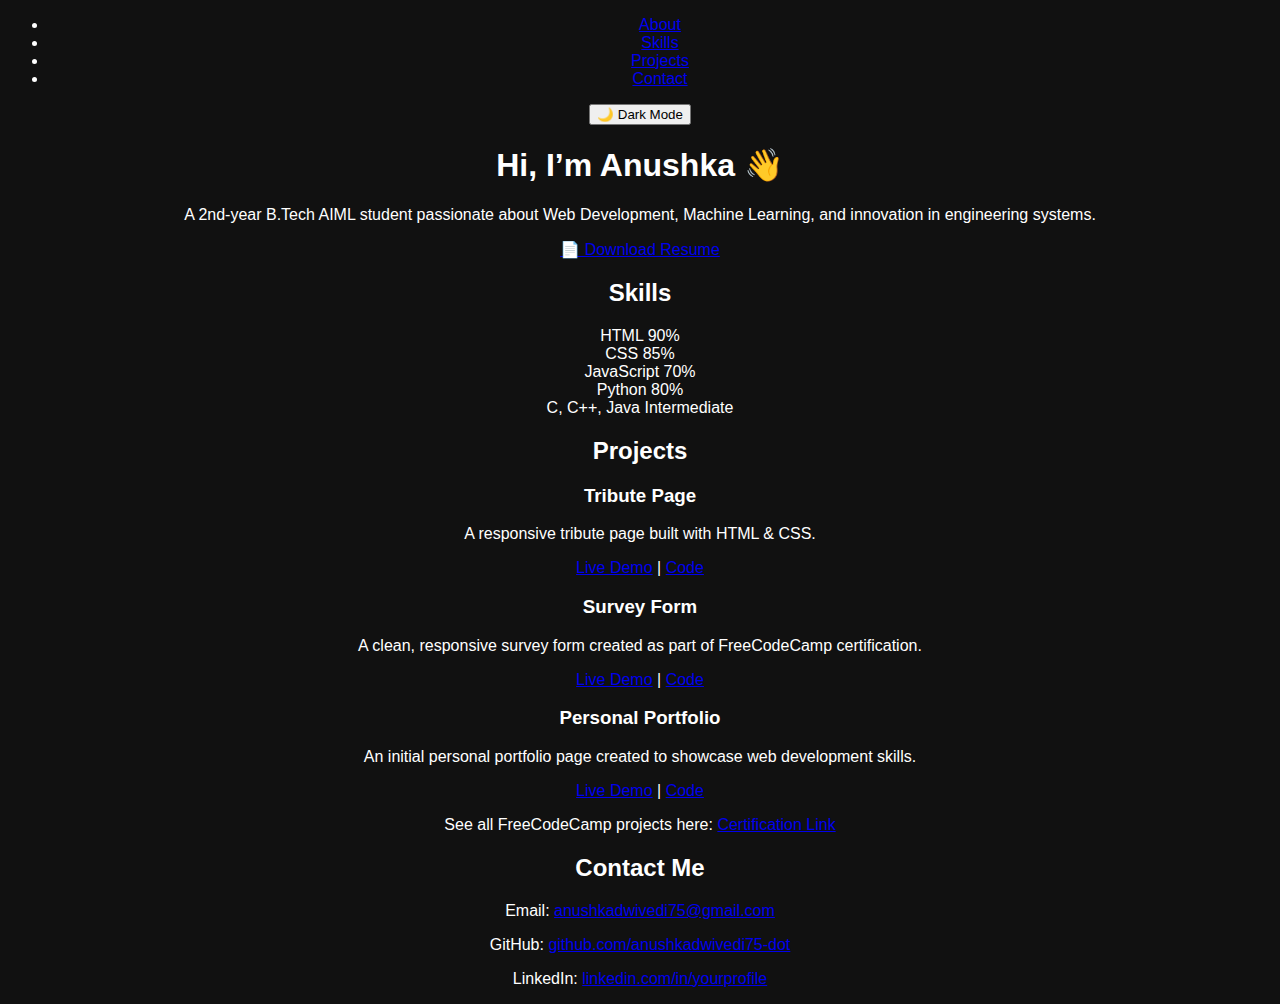
<file: index.html>
<!DOCTYPE html>
<html lang="en">
<head>
  <meta charset="UTF-8">
  <meta name="viewport" content="width=device-width, initial-scale=1.0">
  <title>Anushka Dwivedi | Portfolio</title>
  <link rel="stylesheet" href="style.css">
</head>
<body>
  <!-- Navigation -->
  <nav>
    <ul>
      <li><a href="#about">About</a></li>
      <li><a href="#skills">Skills</a></li>
      <li><a href="#projects">Projects</a></li>
      <li><a href="#contact">Contact</a></li>
    </ul>
    <button id="mode-toggle">🌙 Dark Mode</button>
  </nav>

  <!-- About Section -->
  <section id="about">
    <h1>Hi, I’m Anushka 👋</h1>
    <p>A 2nd-year B.Tech AIML student passionate about Web Development, Machine Learning, and innovation in engineering systems.</p>
    <a href="assets/resume.pdf" download>📄 Download Resume</a>
  </section>

  <!-- Skills Section -->
  <section id="skills">
    <h2>Skills</h2>
    <div class="skill">HTML <span>90%</span></div>
    <div class="skill">CSS <span>85%</span></div>
    <div class="skill">JavaScript <span>70%</span></div>
    <div class="skill">Python <span>80%</span></div>
    <div class="skill">C, C++, Java <span>Intermediate</span></div>
  </section>

  <!-- Projects Section -->
  <section id="projects">
    <h2>Projects</h2>
    <div class="project">
      <h3>Tribute Page</h3>
      <p>A responsive tribute page built with HTML & CSS.</p>
      <a href="https://anushka75.github.io/tribute-page/">Live Demo</a> |
      <a href="https://github.com/anushkadwivedi75-dot/tribute-page">Code</a>
    </div>

    <div class="project">
      <h3>Survey Form</h3>
      <p>A clean, responsive survey form created as part of FreeCodeCamp certification.</p>
      <a href="https://anushka75.github.io/survey-form/">Live Demo</a> |
      <a href="https://github.com/anushkadwivedi75-dot/survey-form">Code</a>
    </div>

    <div class="project">
      <h3>Personal Portfolio</h3>
      <p>An initial personal portfolio page created to showcase web development skills.</p>
      <a href="https://anushka75.github.io/portfolio/">Live Demo</a> |
      <a href="https://github.com/anushkadwivedi75-dot/portfolio">Code</a>
    </div>

    <p>See all FreeCodeCamp projects here: <a href="https://www.freecodecamp.org/certification/anushka75/responsive-web-design">Certification Link</a></p>
  </section>

  <!-- Contact Section -->
  <section id="contact">
    <h2>Contact Me</h2>
    <p>Email: <a href="mailto:anushkadwivedi75@gmail.com">anushkadwivedi75@gmail.com</a></p>
    <p>GitHub: <a href="https://github.com/anushkadwivedi75-dot">github.com/anushkadwivedi75-dot</a></p>
    <p>LinkedIn: <a href="https://linkedin.com/in/yourprofile">linkedin.com/in/yourprofile</a></p>
  </section>

  <script src="script.js"></script>
</body>
</html>
</file>
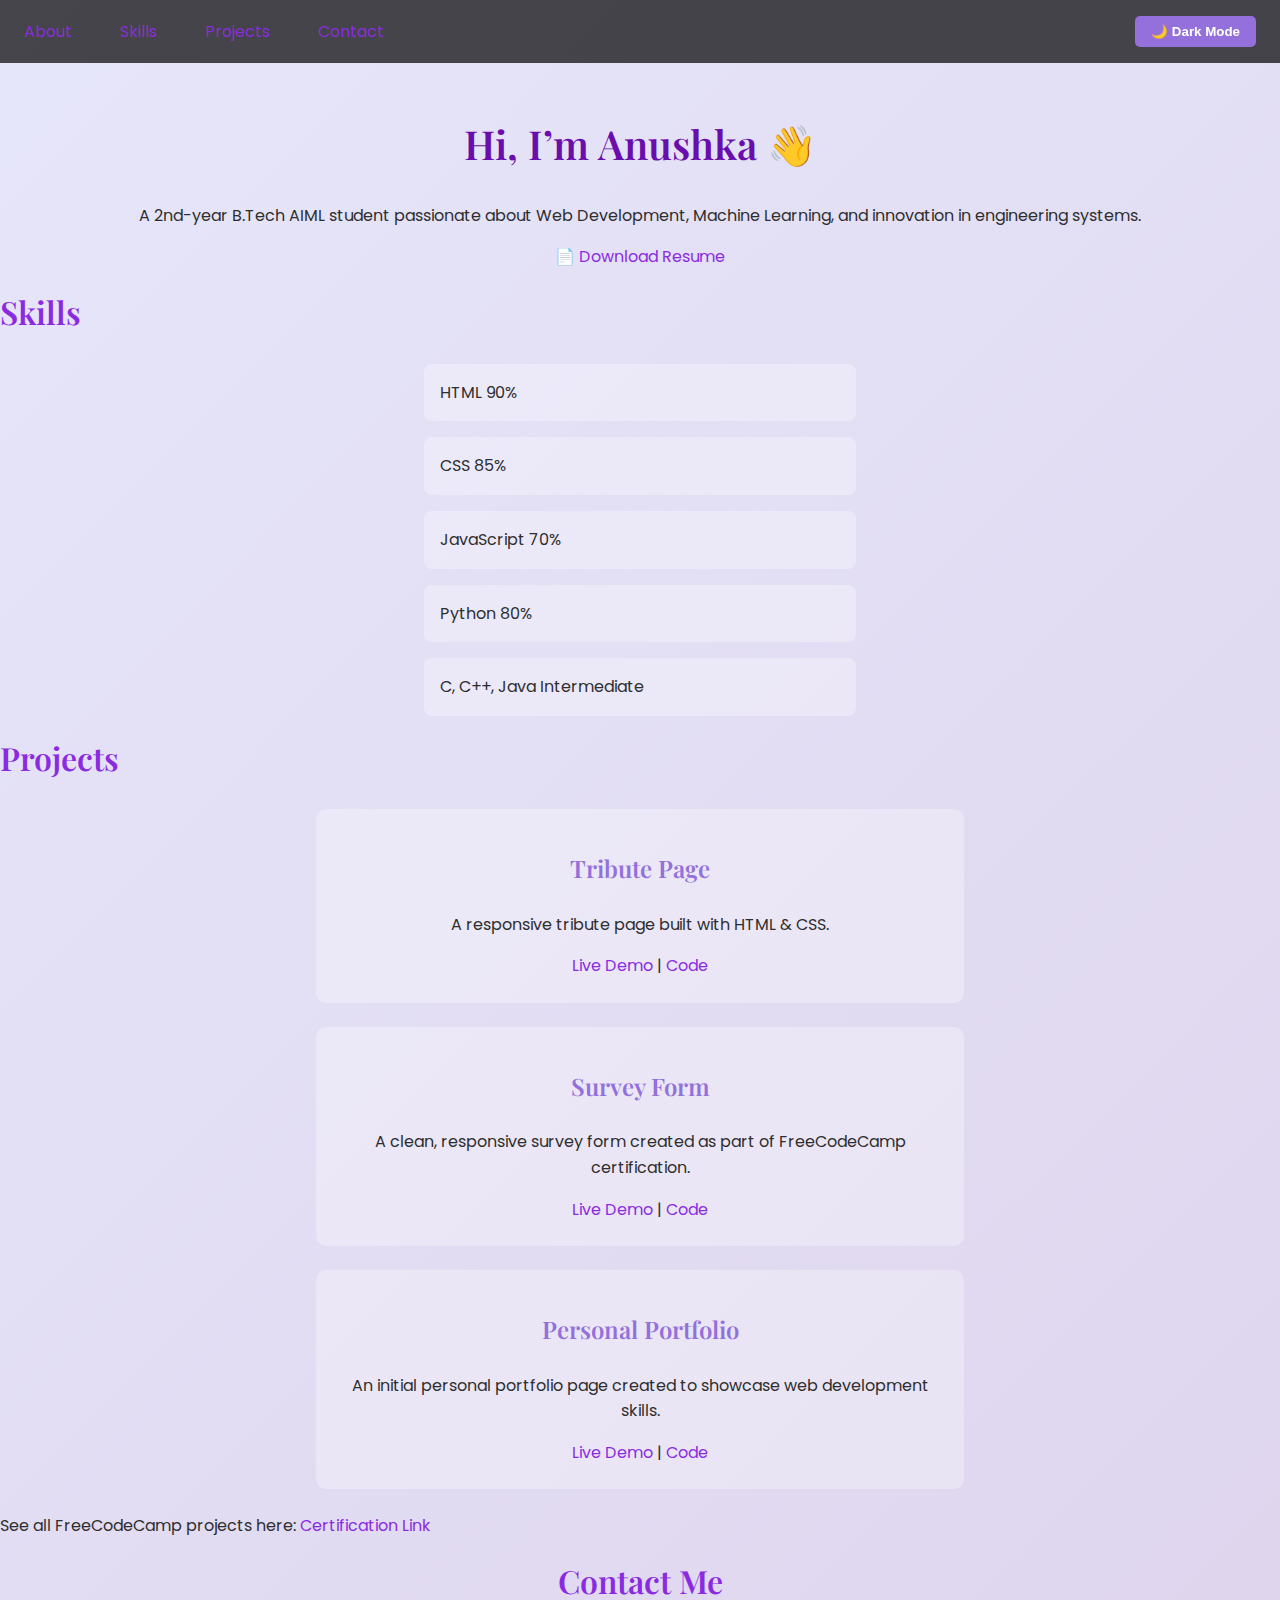
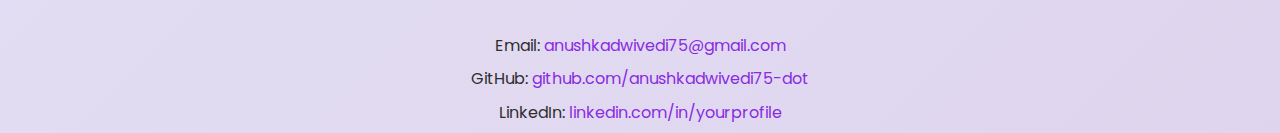
<file: portfolio/index.html>
<!DOCTYPE html>
<html lang="en">
<head>
  <meta charset="UTF-8">
  <meta name="viewport" content="width=device-width, initial-scale=1.0">
  <title>Anushka Dwivedi | Portfolio</title>
<link rel="stylesheet" href="style-lavender.css">
</head>
<body>
  <!-- Navigation -->
  <nav>
    <ul>
      <li><a href="#about">About</a></li>
      <li><a href="#skills">Skills</a></li>
      <li><a href="#projects">Projects</a></li>
      <li><a href="#contact">Contact</a></li>
    </ul>
    <button id="mode-toggle">🌙 Dark Mode</button>
  </nav>

  <!-- About Section -->
  <section id="about">
    <h1>Hi, I’m Anushka 👋</h1>
    <p>A 2nd-year B.Tech AIML student passionate about Web Development, Machine Learning, and innovation in engineering systems.</p>
    <a href="assets/resume.pdf" download>📄 Download Resume</a>
  </section>

  <!-- Skills Section -->
  <section id="skills">
    <h2>Skills</h2>
    <div class="skill">HTML <span>90%</span></div>
    <div class="skill">CSS <span>85%</span></div>
    <div class="skill">JavaScript <span>70%</span></div>
    <div class="skill">Python <span>80%</span></div>
    <div class="skill">C, C++, Java <span>Intermediate</span></div>
  </section>

  <!-- Projects Section -->
  <section id="projects">
    <h2>Projects</h2>
    <div class="project">
      <h3>Tribute Page</h3>
      <p>A responsive tribute page built with HTML & CSS.</p>
      <a href="https://anushka75.github.io/tribute-page/">Live Demo</a> |
      <a href="https://github.com/anushkadwivedi75-dot/tribute-page">Code</a>
    </div>

    <div class="project">
      <h3>Survey Form</h3>
      <p>A clean, responsive survey form created as part of FreeCodeCamp certification.</p>
      <a href="file:///C:/projects/survey%20form/index.html">Live Demo</a> |
      <a href="https://github.com/anushkadwivedi75-dot/survey-form">Code</a>
    </div>

    <div class="project">
      <h3>Personal Portfolio</h3>
      <p>An initial personal portfolio page created to showcase web development skills.</p>
      <a href="https://anushka75.github.io/portfolio/">Live Demo</a> |
      <a href="https://github.com/anushkadwivedi75-dot/portfolio">Code</a>
    </div>

    <p>See all FreeCodeCamp projects here: <a href="https://www.freecodecamp.org/certification/anushka75/responsive-web-design">Certification Link</a></p>
  </section>

  <!-- Contact Section -->
  <section id="contact">
    <h2>Contact Me</h2>
    <p>Email: <a href="mailto:anushkadwivedi75@gmail.com">anushkadwivedi75@gmail.com</a></p>
    <p>GitHub: <a href="https://github.com/anushkadwivedi75-dot">github.com/anushkadwivedi75-dot</a></p>
    <p>LinkedIn: <a href="https://www.linkedin.com/in/anushkadwivedi75">linkedin.com/in/yourprofile</a></p>
  </section>

  <script src="script-lavender.js" defer></script>
</body>
</html>
</file>
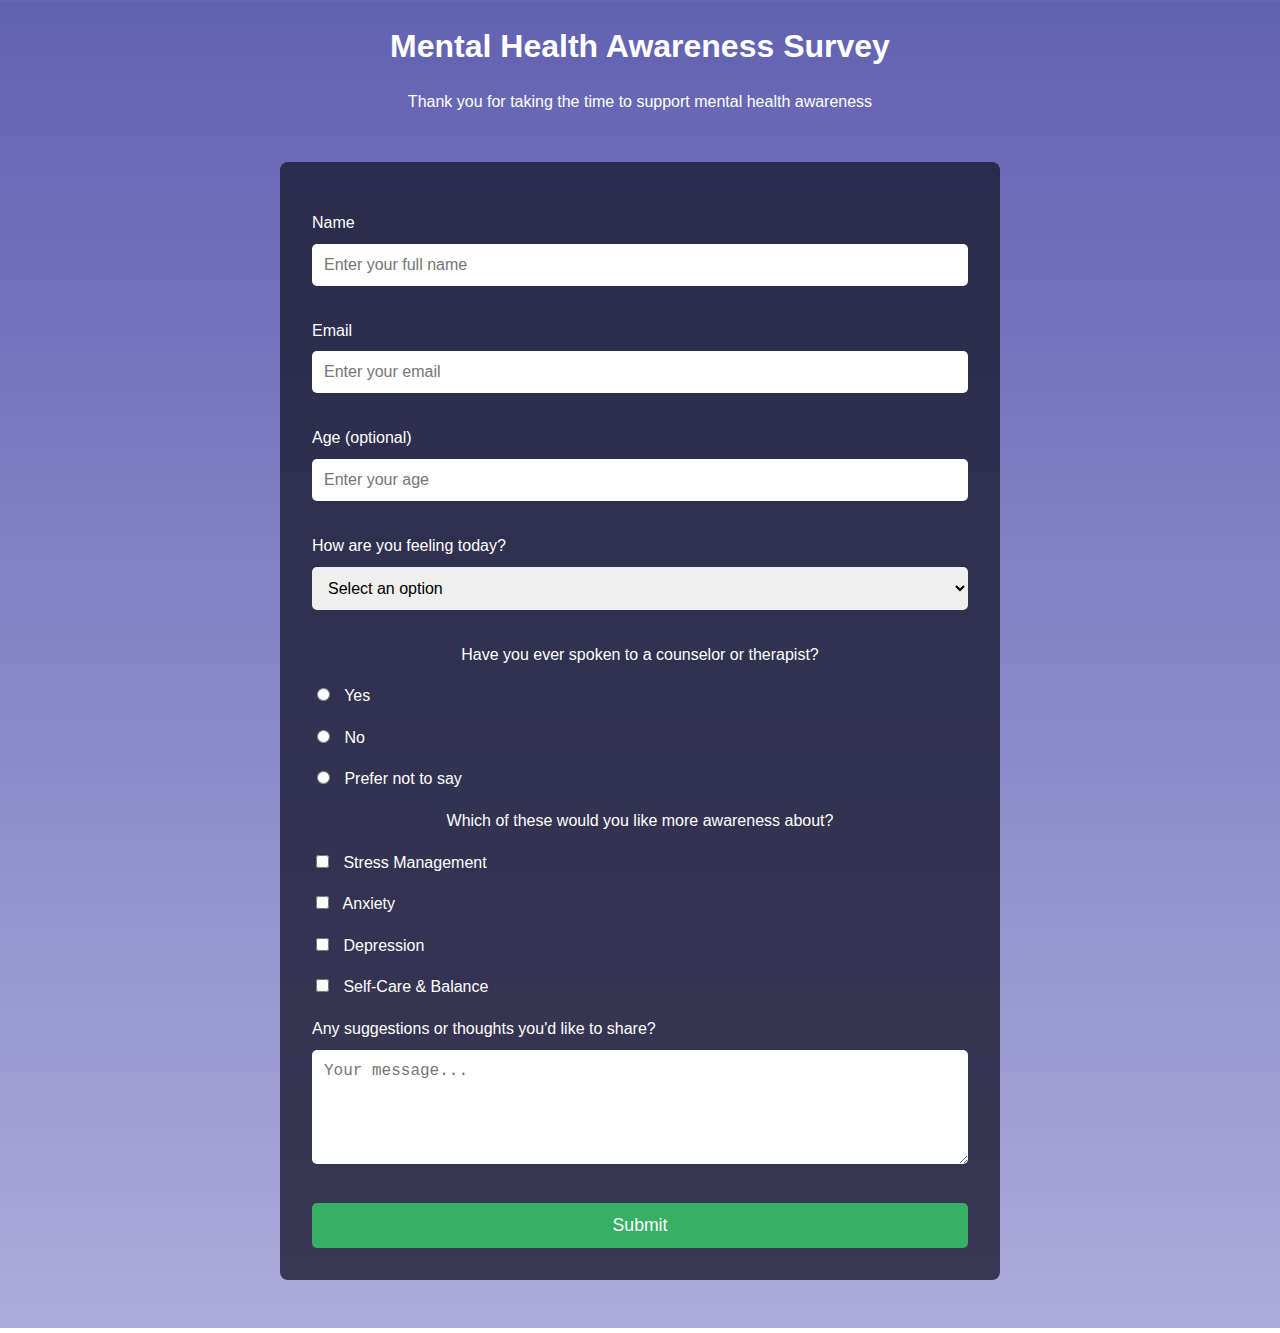
<file: survey form/index.html>
<!DOCTYPE html>
<html lang="en">
<head>
  <meta charset="UTF-8" />
  <meta name="viewport" content="width=device-width, initial-scale=1.0"/>
  <title>Mental Health Awareness Survey</title>
  <link rel="stylesheet" href="styles.css" />
</head>
<body>
  <main>
    <h1 id="title">Mental Health Awareness Survey</h1>
    <p id="description">Thank you for taking the time to support mental health awareness</p>

    <form id="survey-form">
      <label for="name" id="name-label">Name</label>
      <input type="text" id="name" name="name" required placeholder="Enter your full name"/>
      <label for="email" id="email-label">Email</label>
      <input type="email" id="email" name="email" required placeholder="Enter your email"/>
      <label for="number" id="number-label">Age <span>(optional)</span></label>
      <input type="number" id="number" name="age" min="12" max="120" placeholder="Enter your age"/>
      <label for="mood">How are you feeling today?</label>
      <select id="dropdown" name="mood" required>
        <option value="">Select an option</option>
        <option value="happy">Happy 😊</option>
        <option value="neutral">Neutral 😐</option>
        <option value="sad">Sad 😢</option>
        <option value="anxious">Anxious 😰</option>
        <option value="overwhelmed">Overwhelmed 😩</option>
      </select>
      <p>Have you ever spoken to a counselor or therapist?</p>
      <label><input type="radio" name="therapy" value="yes" required /> Yes</label>
      <label><input type="radio" name="therapy" value="no" /> No</label>
      <label><input type="radio" name="therapy" value="prefer-not" /> Prefer not to say</label>
      <p>Which of these would you like more awareness about?</p>
      <label><input type="checkbox" name="topics" value="stress" /> Stress Management</label>
      <label><input type="checkbox" name="topics" value="anxiety" /> Anxiety</label>
      <label><input type="checkbox" name="topics" value="depression" /> Depression</label>
      <label><input type="checkbox" name="topics" value="self-care" /> Self-Care & Balance</label>
      <label for="suggestions">Any suggestions or thoughts you'd like to share?</label>
      <textarea id="suggestions" name="suggestions" rows="5" placeholder="Your message..."></textarea>

      <!-- Submit Button -->
      <button type="submit" id="submit">Submit</button>
    </form>
  </main>
</body>
</html>
</file>
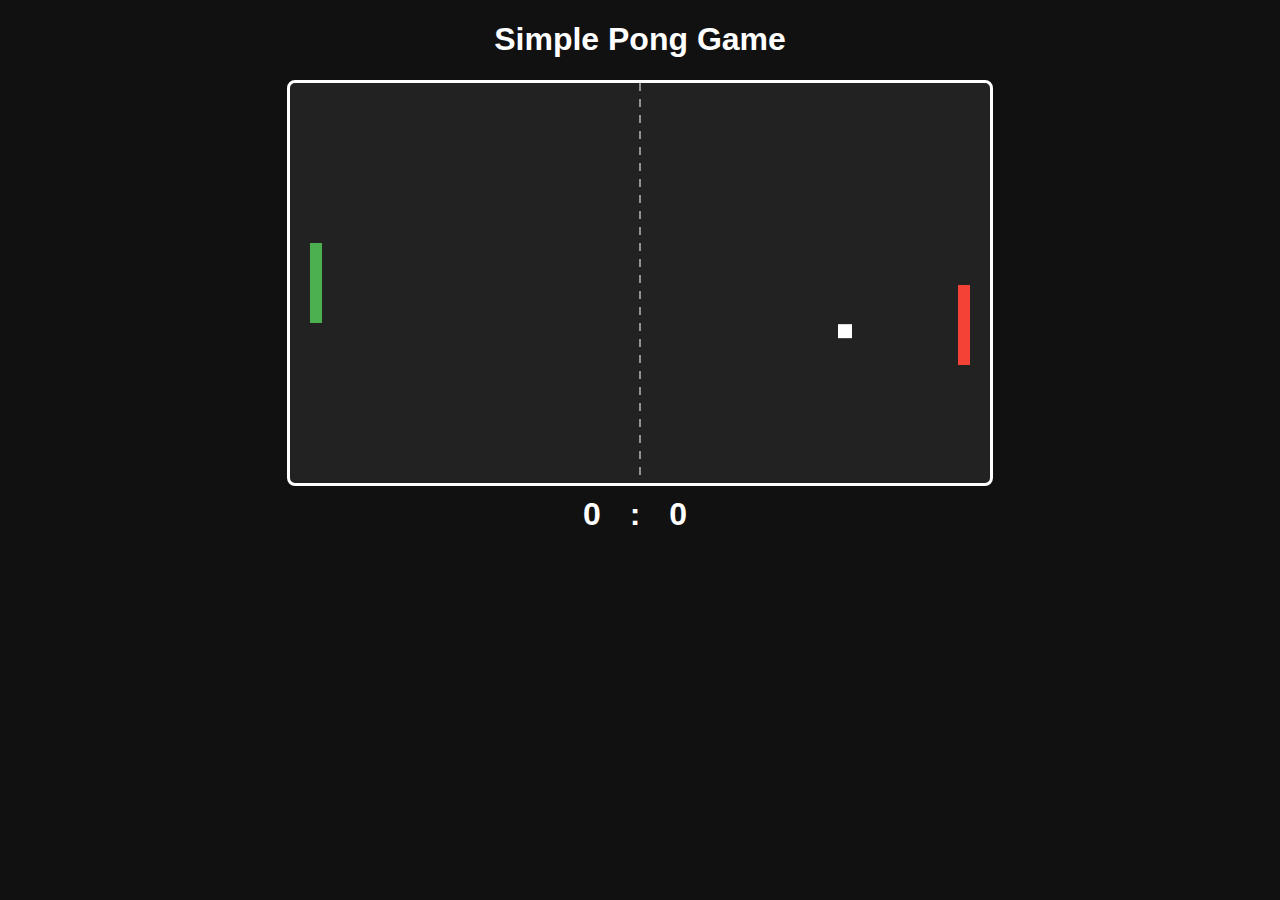
<file: index (1).html>
<!DOCTYPE html>
<html lang="en">
<head>
    <meta charset="UTF-8">
    <title>Simple Pong Game</title>
    <link rel="stylesheet" href="style.css">
</head>
<body>
    <h1>Simple Pong Game</h1>
    <div id="game-container">
        <canvas id="pong" width="700" height="400"></canvas>
        <div id="score">
            <span id="score-left">0</span> : <span id="score-right">0</span>
        </div>
    </div>
    <script src="script.js"></script>
</body>
</html>
</file>
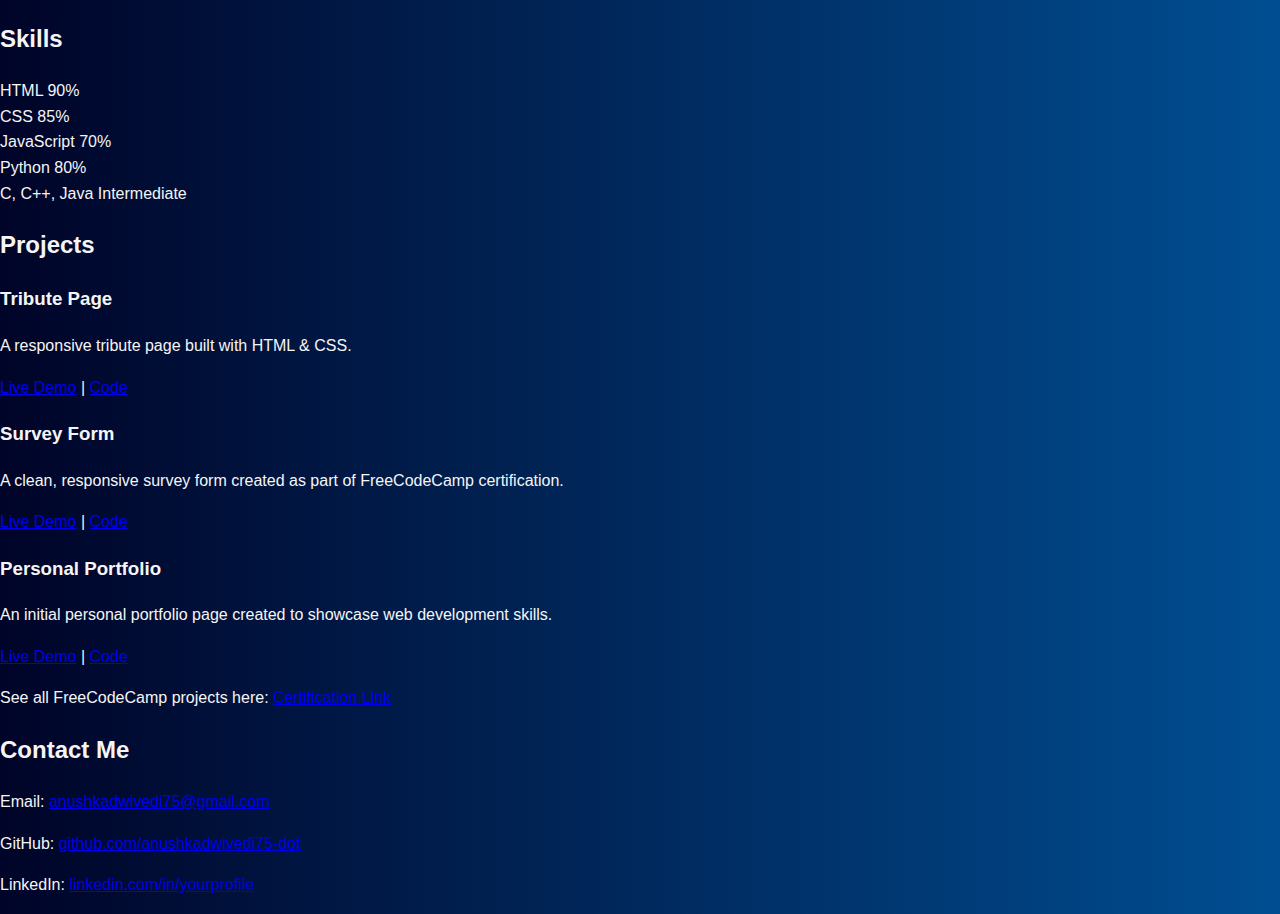
<file: portfolio.html>
<!DOCTYPE html>
<html lang="en">
<head>
  <meta charset="UTF-8">
  <meta name="viewport" content="width=device-width, initial-scale=1.0">
  <title>Tribute Page</title>
  <link rel="stylesheet" href="styles.css">
</head>
</section>

<section id="skills">
<h2>Skills</h2>
<div class="skill">HTML <span>90%</span></div>
<div class="skill">CSS <span>85%</span></div>
<div class="skill">JavaScript <span>70%</span></div>
<div class="skill">Python <span>80%</span></div>
<div class="skill">C, C++, Java <span>Intermediate</span></div>
</section>

<section id="projects">
<h2>Projects</h2>
<div class="project">
<h3>Tribute Page</h3>
<p>A responsive tribute page built with HTML & CSS.</p>
<a href="https://anushka75.github.io/tribute-page/">Live Demo</a> |
<a href="https://github.com/anushkadwivedi75-dot/tribute-page">Code</a>
</div>


<div class="project">
<h3>Survey Form</h3>
<p>A clean, responsive survey form created as part of FreeCodeCamp certification.</p>
<a href="https://anushka75.github.io/survey-form/">Live Demo</a> |
<a href="https://github.com/anushkadwivedi75-dot/survey-form">Code</a>
</div>


<div class="project">
<h3>Personal Portfolio</h3>
<p>An initial personal portfolio page created to showcase web development skills.</p>
<a href="https://anushka75.github.io/portfolio/">Live Demo</a> |
<a href="https://github.com/anushkadwivedi75-dot/portfolio">Code</a>
</div>


<p>See all FreeCodeCamp projects here: <a href="https://www.freecodecamp.org/certification/anushka75/responsive-web-design">Certification Link</a></p>
</section>

<section id="contact">
<h2>Contact Me</h2>
<p>Email: <a href="mailto:anushkadwivedi75@gmail.com">anushkadwivedi75@gmail.com</a></p>
<p>GitHub: <a href="https://github.com/anushkadwivedi75-dot">github.com/anushkadwivedi75-dot</a></p>
<p>LinkedIn: <a href="https://linkedin.com/in/yourprofile">linkedin.com/in/yourprofile</a></p>
</section>


<script src="script.js"></script>
<script>
const toggleBtn = document.getElementById("mode-toggle");
toggleBtn.addEventListener("click", () => {
document.body.classList.toggle("light-mode");
if (document.body.classList.contains("light-mode")) {
toggleBtn.textContent = "☀️ Light Mode";
} else {
toggleBtn.textContent = "🌙 Dark Mode";
}
});
</script>
</body>
</html>
</file>
<file: style.css>
body {
    background: #111;
    color: #fff;
    font-family: Arial, sans-serif;
    text-align: center;
}

#game-container {
    display: inline-block;
    position: relative;
}

#pong {
    background: #222;
    display: block;
    margin: 0 auto;
    border: 3px solid #fff;
    border-radius: 8px;
}

#score {
    color: #fff;
    font-size: 2rem;
    font-weight: bold;
    margin-top: 10px;
    letter-spacing: 10px;
}
</file>
<file: portfolio/style-lavender.css>
@import url('https://fonts.googleapis.com/css2?family=Playfair+Display:wght@600&family=Poppins:wght@300;500;700&display=swap');

body {
  font-family: 'Poppins', sans-serif;
  margin: 0;
  padding: 0;
  background: linear-gradient(135deg, #E6E6FA, #C8A2C8);
  color: #2e2e2e;
  line-height: 1.6;
  transition: background 0.5s, color 0.5s;
}

body.light-mode {
  background: #fff0f5;
  color: #222;
}

h1, h2, h3 {
  font-family: 'Playfair Display', serif;
  font-weight: 600;
  margin-top: 1rem;
}

h1 {
  font-size: 2.5rem;
  color: #6a0dad;
}
h2 {
  font-size: 2rem;
  color: #8a2be2;
}
h3 {
  font-size: 1.5rem;
  color: #9370DB;
}

/* Navigation */
nav {
  position: fixed;
  top: 0;
  width: 100%;
  background: rgba(0, 0, 0, 0.7);
  padding: 1rem 0;
  display: flex;
  justify-content: space-between;
  align-items: center;
  z-index: 100;
}

nav ul {
  display: flex;
  list-style: none;
  margin: 0;
  padding: 0;
  text-align:center;
}
nav ul li {
  margin: 0 1.5rem;
  text-align: center;
}
a {
  color: #8a2be2;
  text-decoration: none;
  transition: 0.3s;
}
a:hover {
  color: #6a0dad;
}

#mode-toggle {
  margin-right: 1.5rem;
  background: #9370DB;
  border: none;
  padding: 0.5rem 1rem;
  border-radius: 5px;
  cursor: pointer;
  font-weight: bold;
  color: #fff;
}
#mode-toggle:hover {
  background: #8a2be2;
}

#about {
  padding-top: 6rem;
  text-align: center;
}

.resume-box {
  margin: 2rem auto;
  padding: 1.5rem;
  background: #fff;
  border-radius: 12px;
  box-shadow: 0px 6px 15px rgba(0,0,0,0.2);
  max-width: 300px;
}

.resume-box a {
  display: inline-block;
  padding: 0.75rem 1.5rem;
  background: linear-gradient(135deg, #9370DB, #8A2BE2);
  color: #fff;
  border-radius: 8px;
  font-size: 1rem;
  font-weight: 600;
  text-decoration: none;
  transition: transform 0.3s, background 0.3s;
}
.resume-box a:hover {
  transform: scale(1.05);
  background: linear-gradient(135deg, #BA55D3, #9370DB);
}
#skills .skill {
  background: rgba(255, 255, 255, 0.3);
  margin: 1rem auto;
  padding: 1rem;
  max-width: 400px;
  border-radius: 8px;
  transition: transform 0.3s;
}
#skills .skill:hover {
  transform: scale(1.05);
  background: rgba(255, 255, 255, 0.5);
}

.project {
  background: rgba(255, 255, 255, 0.3);
  margin: 1.5rem auto;
  padding: 1.5rem;
  max-width: 600px;
  border-radius: 10px;
  transition: 0.3s;
  text-align: center;
}
.project:hover {
  background: rgba(147,112,219,0.3);
  transform: translateY(-10px) scale(1.02);
  box-shadow: 0px 6px 15px rgba(0,0,0,0.2);
}

#contact {
  text-align: center;
}
#contact p {
  margin: 0.5rem 0;
}

.reveal {
  opacity: 0;
  transform: translateY(30px);
  transition: all 0.8s ease;
}
.reveal.active {
  opacity: 1;
  transform: translateY(0);
}


body {
  background-size: 400% 400%;
  animation: gradientBG 15s ease infinite;
}
@keyframes gradientBG {
  0% {background-position: 0% 50%;}
  50% {background-position: 100% 50%;}
  100% {background-position: 0% 50%;}
}
.resume-box a {
  animation: pulse 2s infinite;
}
@keyframes pulse {
  0% { box-shadow: 0 0 0 0 rgba(147,112,219,0.7); }
  70% { box-shadow: 0 0 0 15px rgba(147,112,219,0); }
  100% { box-shadow: 0 0 0 0 rgba(147,112,219,0); }
}
</file>
<file: survey form/styles.css>
* {
  box-sizing: border-box;
}

body {
  margin: 0;
  font-family: 'Verdana', sans-serif;
  background: linear-gradient(rgba(58, 58, 158, 0.8), rgba(136, 136, 206, 0.7)), 
              url('https://images.unsplash.com/photo-1611262588024-7b011de2cf6f?auto=format&fit=crop&w=1600&q=80');
  background-size: cover;
  background-position: center;
  color: white;
  line-height: 1.6;
}

h1, p {
  text-align: center;
  margin-bottom: 1rem;
}

form {
  background-color: rgba(27, 27, 50, 0.8);
  padding: 2rem;
  max-width: 720px;
  margin: 3rem auto;
  border-radius: 8px;
}

label {
  display: block;
  margin: 1rem 0 0.5rem;
  font-size: 1rem;
}

input[type="text"],
input[type="email"],
input[type="number"],
input[type="password"],
select,
textarea {
  width: 100%;
  padding: 0.75rem;
  border-radius: 5px;
  border: none;
  font-size: 1rem;
  margin-bottom: 1rem;
}

input[type="radio"],
input[type="checkbox"] {
  margin-right: 10px;
}

textarea {
  resize: vertical;
  min-height: 100px;
}

button {
  display: block;
  width: 100%;
  padding: 0.75rem;
  background-color: #37af65;
  color: white;
  border: none;
  font-size: 1.1rem;
  border-radius: 5px;
  cursor: pointer;
  margin-top: 1rem;
  transition: background 0.3s ease;
}

button:hover {
  background-color: #2e8c54;
}
</file>
<file: styles.css>
body {
font-family: 'Segoe UI', Arial, sans-serif;
margin: 0;
padding: 0;
background: linear-gradient(to right, #000428, #004e92);
color: #f5f5f5;
line-height: 1.6;
transition: background 0.5s, color 0.5s;
}


body.light-mode {
background: #f5f5f5;
color: #222;
}


body.light-mode nav {
background: #fff;
}


body.light-mode a {
color: #004e92;
}


nav {
position: fixed;
top: 0;
width: 100%;
background: rgba(0, 0, 0, 0.9);
padding: 1rem 0;
display: flex;
justify-content: space-between;
align-items: center;
z-index: 100;
}


nav ul {
display: flex;
justify-content: center;
list-style: none;
margin: 0;
padding: 0;
}


nav ul li {
margin: 0 1.5rem;
}


#mode-toggle {
margin-right: 1.5rem;
background: #00d4ff;
border: none;
padding: 0.5rem 1rem;
border-radius: 5px;
cursor: pointer;
font-weight: bold;
}


#mode-toggle:hover {
background: #fff;
color: #000;
}
</file>
